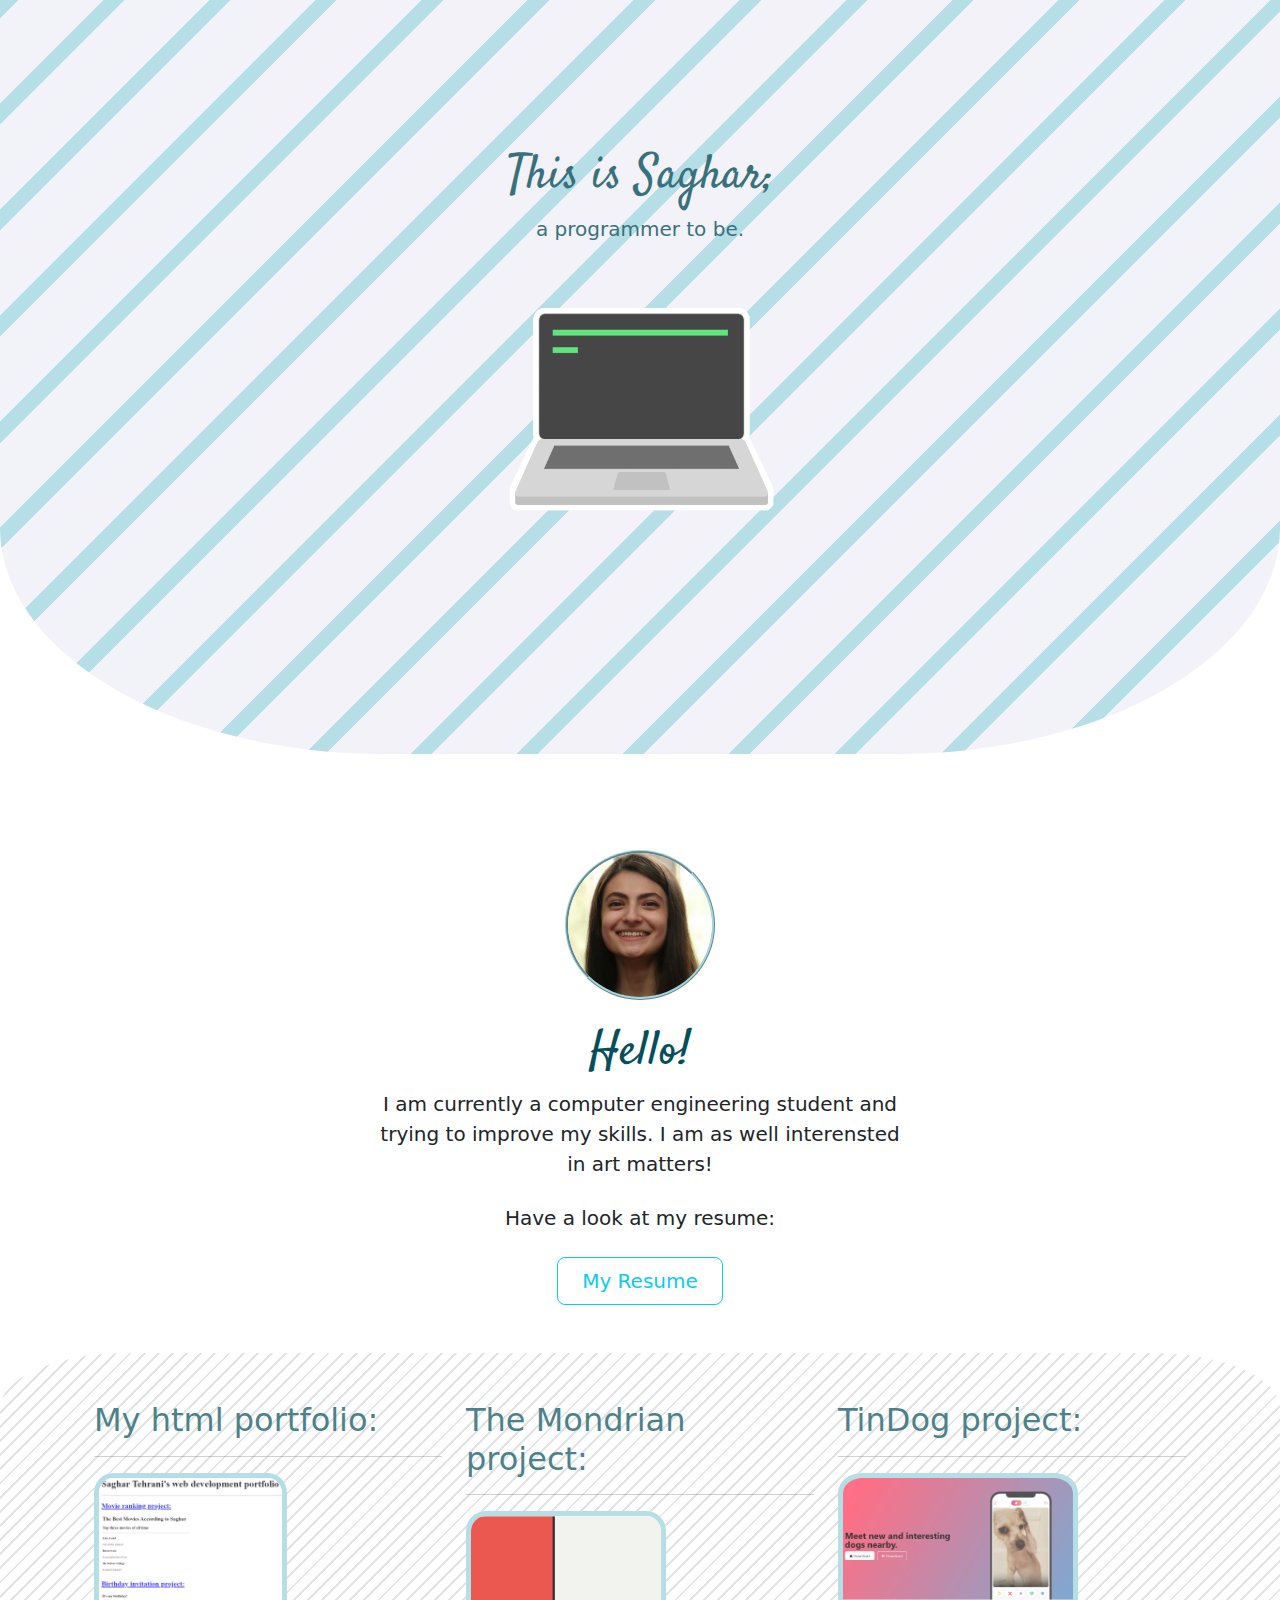
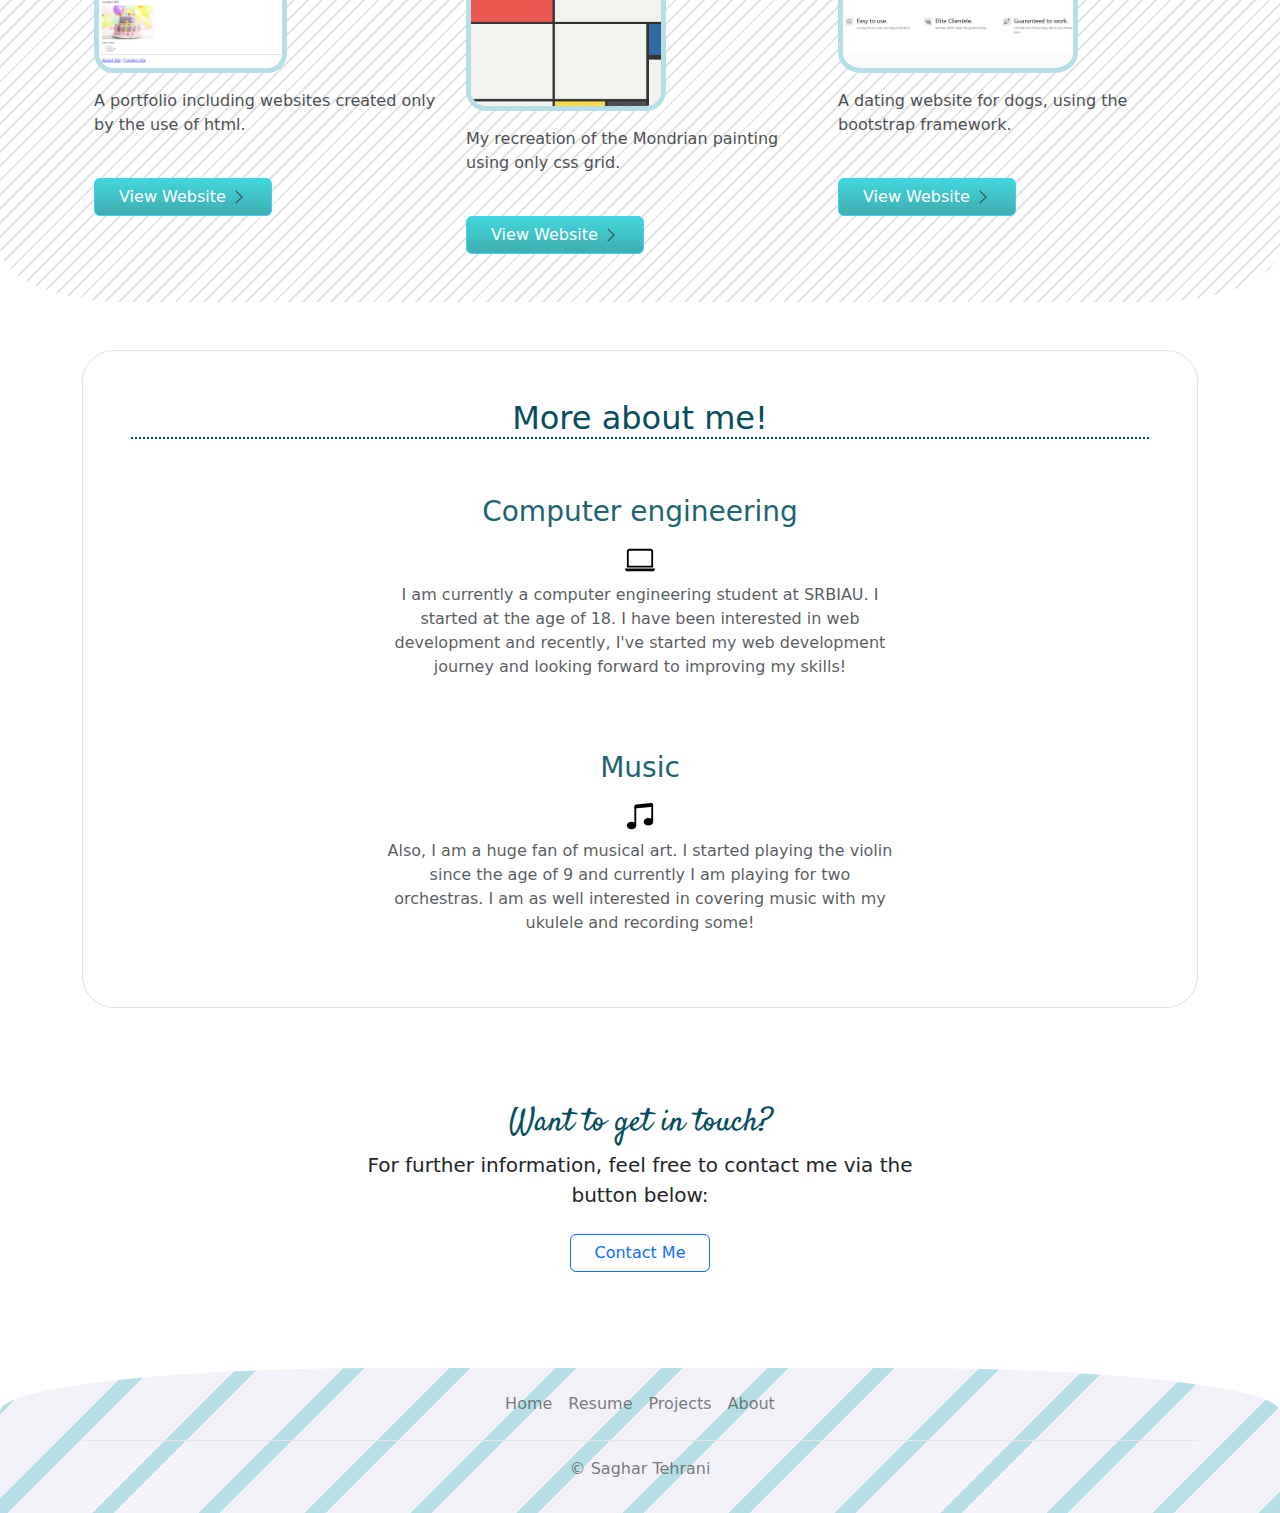
<file: index.html>
<!DOCTYPE html>
<html lang="en">
<head>
    <meta charset="UTF-8">
    <meta name="viewport" content="width=device-width, initial-scale=1.0">
    <title>Saghar Tehrani</title>
    <link href="https://cdn.jsdelivr.net/npm/bootstrap@5.3.3/dist/css/bootstrap.min.css" rel="stylesheet" integrity="sha384-QWTKZyjpPEjISv5WaRU9OFeRpok6YctnYmDr5pNlyT2bRjXh0JMhjY6hW+ALEwIH" crossorigin="anonymous">
    <link href="./style.css" rel="stylesheet"/>
    <link rel="preconnect" href="https://fonts.googleapis.com">
    <link rel="preconnect" href="https://fonts.gstatic.com" crossorigin>
    <link href="https://fonts.googleapis.com/css2?family=Satisfy&display=swap" rel="stylesheet">
</head>
<body>
    <section id="intro" class="textured-background">
        <div class="px-4 py-5 mb-5 text-center">
            <!--<img class="d-block mx-auto mb-4" src="./images/image.png" alt="a picture of Saghar" height="100">-->
            <h1 class="display-5 satisfy-regular">This is Saghar;</h1>
            <div class="col-lg-6 mx-auto">
              <p class="lead mb-4" style="color: #054e5d;">a programmer to be.</p>
              <!--<div class="d-grid gap-2 d-sm-flex justify-content-sm-center">
                <button type="button" class="btn btn-primary btn-lg px-4 gap-3">Primary button</button>
                <button type="button" class="btn btn-outline-secondary btn-lg px-4">Secondary</button>
              </div>-->
            </div>
            <img src="./images/giphy.gif" alt="laptop gif" height="290px"/>
          </div>
    </section>
    <section id="brief-background" class="container">
        <div class="px-4 pt-5 my-5 text-center">
            <img class="d-block mx-auto mb-4" src="./images/image.png" alt="a picture of Saghar" height="150">
            <h2 class="display-5 satisfy-regular" >Hello!</h2>
            <div class="col-lg-6 mx-auto">
              <p class="lead mb-4">I am currently a computer engineering student and trying to improve my skills. I am as well interensted in art matters!</p>
              <p class="lead mb-4">Have a look at my resume:</p>
              <a href="./public/resume.html"><button type="button" class="btn btn-outline-info btn-lg px-4 gap-3">My Resume</button></a>
              
            </div>
          </div>
    </section>
    <section id="projects" class="feature-back">
        <div class="container px-4 py-4 " id="featured-3">
            <div class="row g-4 py-4 row-cols-1 row-cols-lg-3">
              <div class="feature col">
                <h3 class="fs-2">My html portfolio:</h3> <hr/>
                <div class="feature-icon d-inline-flex align-items-center justify-content-center bg-gradient fs-2 mb-3">
                  <img class="screenshot" src="./images/html-portfolio.png" alt="html portfolio website screenshot" height="200"/>
                </div>
                <p>A portfolio including websites created only by the use of html.</p>
                <a href="./public/htmlportfolio.html"><button type="button" class="btn btn-info px-4 gap-3">View Website  <img  src="./images/chevron-right.svg" alt="chevron right icon"/></button></a>
              </div>
              <div class="feature col">
                <h3 class="fs-2">The Mondrian project: </h3><hr/>
                <div class="feature-icon d-inline-flex align-items-center justify-content-center bg-gradient fs-2 mb-3">
                  <img class="screenshot" src="./images/mondarian-recreation.png" alt="MOndarian project screenshot" height="200"/>
                </div>
                <p>My recreation of the Mondrian painting using only css grid.</p>
                <a href="./public/mondrian.html"><button type="button" class="btn btn-info px-4 gap-3">View Website  <img src="./images/chevron-right.svg" alt="chevron right icon"/></button></a>
              </div>
              <div class="feature col">
                <h3 class="fs-2 ">TinDog project: </h3><hr />
                <div class="feature-icon d-inline-flex align-items-center justify-content-center bg-gradient fs-2 mb-3">
                  <img class="screenshot" src="./images/tindog.png" alt="Tindog website screenshot" height="200"/>
                </div>
                <p>A dating website for dogs, using the bootstrap framework.

                </p>
                <!--<a href="/11.3-TinDog-Project[UdemyIran.Com]/11.3 TinDog Project/index.html" class="icon-link">
                    View website
                  <svg class="bi"><use xlink:href="#chevron-right"></use></svg>-->
                  <a href="./public/tindog.html"><button type="button" class="btn btn-info px-4  gap-3">View Website  <img src="./images/chevron-right.svg" alt="chevron right icon"/></button></a>
                </a>
              </div>
            </div>
          </div>
    </section>
    <section id="about-me">
        <div class="container my-5">
            <div class="position-relative p-5 text-center text-muted bg-body border border-dashed rounded-5">
              <h2 style="color:#054e5d; border-bottom: dotted #054e5d 2px;">More about me!</h2><br/><br/>
              <h3>Computer engineering</h3><img src="./images/laptop.svg" alt="laptop icon" class="my-2" height="30"/>
              <p class="col-lg-6 mx-auto mb-4">
                I am currently a computer engineering student at SRBIAU. I started at the age of 18. I have been interested in web development and recently, I've started my web development journey and looking forward to improving my skills!
              </p>
              <br/>
              <br/>
              <h3>Music</h3><img src="./images/music-note-beamed.svg" alt="music note" class="my-2" height="30"/>
                <p class="col-lg-6 mx-auto mb-4">
                    Also, I am a huge fan of musical art. I started playing the violin since the age of 9 and currently I am playing for two orchestras. I am as well interested in covering music with my ukulele and recording some!
                </p>
            </div>
          </div>
    </section>
    <section id="contact-me">
        <div class="px-4 py-5 my-5 text-center">
            <h2 class="satisfy-regular">Want to get in touch?</h2>
            <div class="col-lg-6 mx-auto">
              <p class="lead mb-4">For further information, feel free to contact me via the button below:</p>
              <div class="d-grid gap-2 d-sm-flex justify-content-sm-center">
                <a href="mailto:sagharztehrani@gmail.com"><button type="button" class="btn btn-outline-primary px-4">Contact Me</button></a>
              </div>
            </div>
          </div>
    </section>
    <section id="footer" class="textured-background">
        <div class="container">
            <footer class="py-3 mt-4">
              <ul class="nav justify-content-center border-bottom pb-3 mb-3">
                <li class="nav-item"><a href="#" class="nav-link px-2 text-body-secondary">Home</a></li>
                <li class="nav-item"><a href="#brief-background" class="nav-link px-2 text-body-secondary">Resume</a></li>
                <li class="nav-item"><a href="#projects" class="nav-link px-2 text-body-secondary">Projects</a></li>
                <li class="nav-item"><a href="#about-me" class="nav-link px-2 text-body-secondary">About</a></li>
              </ul>
              <p class="text-center text-body-secondary">© Saghar Tehrani</p>
            </footer>
          </div>
    </section>
</body>
</html>
</file>
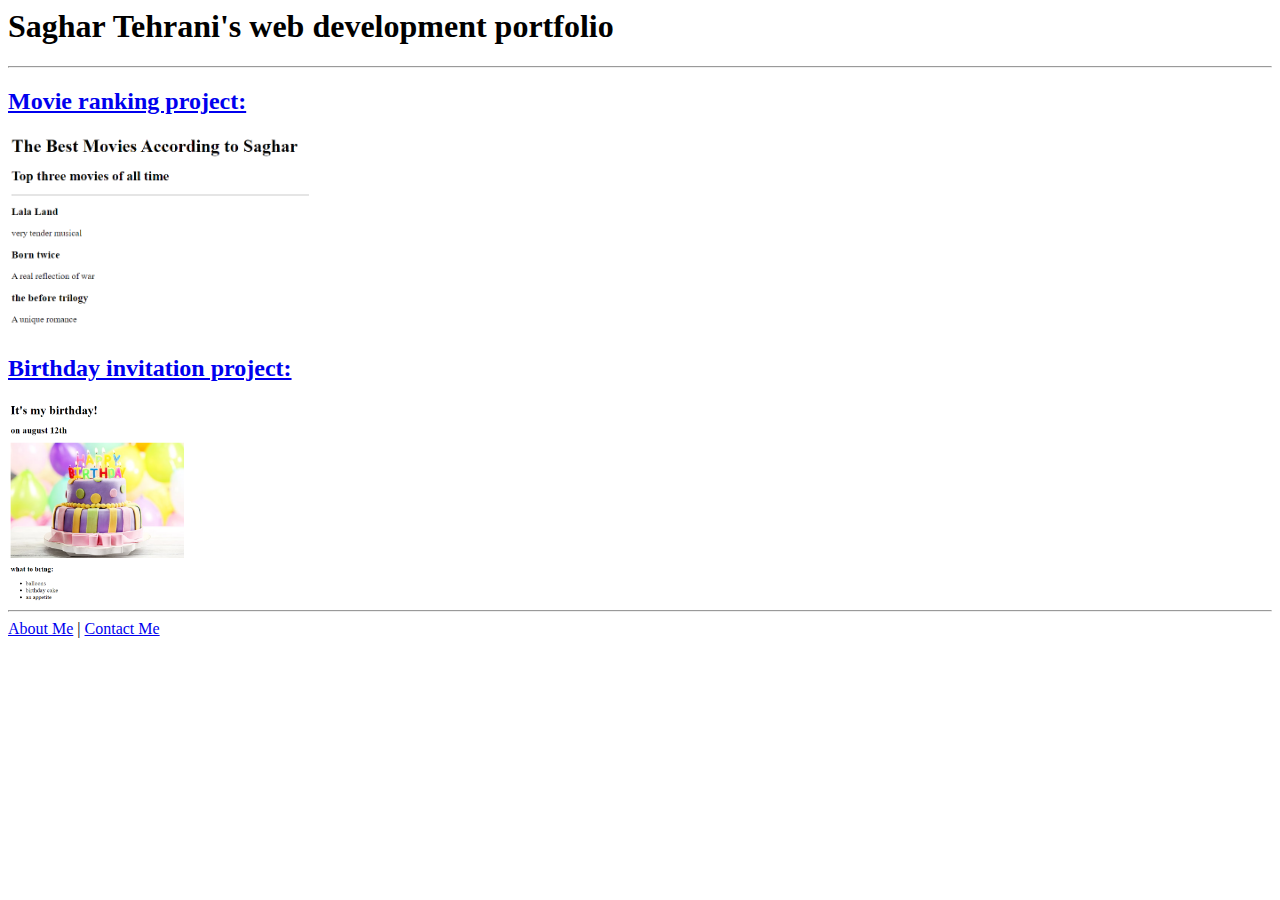
<file: public/htmlportfolio.html>
<!-- TODO 1: Create the HTML Boilerplate -->
 <!DOCTYPE>
 <html lang="en">
    <head>
        <meta charset="UTF-8">
        <title>Saghar's Portfolio</title>
    </head>

    <body>
        <h1>Saghar Tehrani's web development portfolio</h1>
        <hr/>
        <h2><a href="./publichtml/movie-ranking.html">Movie ranking project:</a></h2>
        <img src="./assets/images/film-ranking.png" height="200" alt="movie ranking project preview"/>
        <h2><a href="./publichtml/birthday-invite.html">Birthday invitation project:</a></h2>
        <img src="./assets/images/birthday-invitation.png" height="200" alt="birthday invite project preview"/>
        <hr/>
        <a href="./publichtml/about.html">About Me</a> 
        |
        <a href="./publichtml/contact.html">Contact Me</a>
    </body>
 </html>

<!-- TODO 2: Add Your previous projects' HTML into the public folder -->

<!-- TODO 3: Take screenshots of your project previews and add the images to the images folder -->

<!-- TODO 4: Add titles/subtitles etc. -->

<!-- TODO 5: Add a link to the project pages -->

<!-- TODO 6: Add images to show the project previews
HINT for TODO 6: You can use the height attribute set to 200 to make the image smaller:
https://developer.mozilla.org/en-US/docs/Web/HTML/Element/img#attr-height -->

<!-- TODO 7: Add the Contact Me and About Me page links -->
</file>
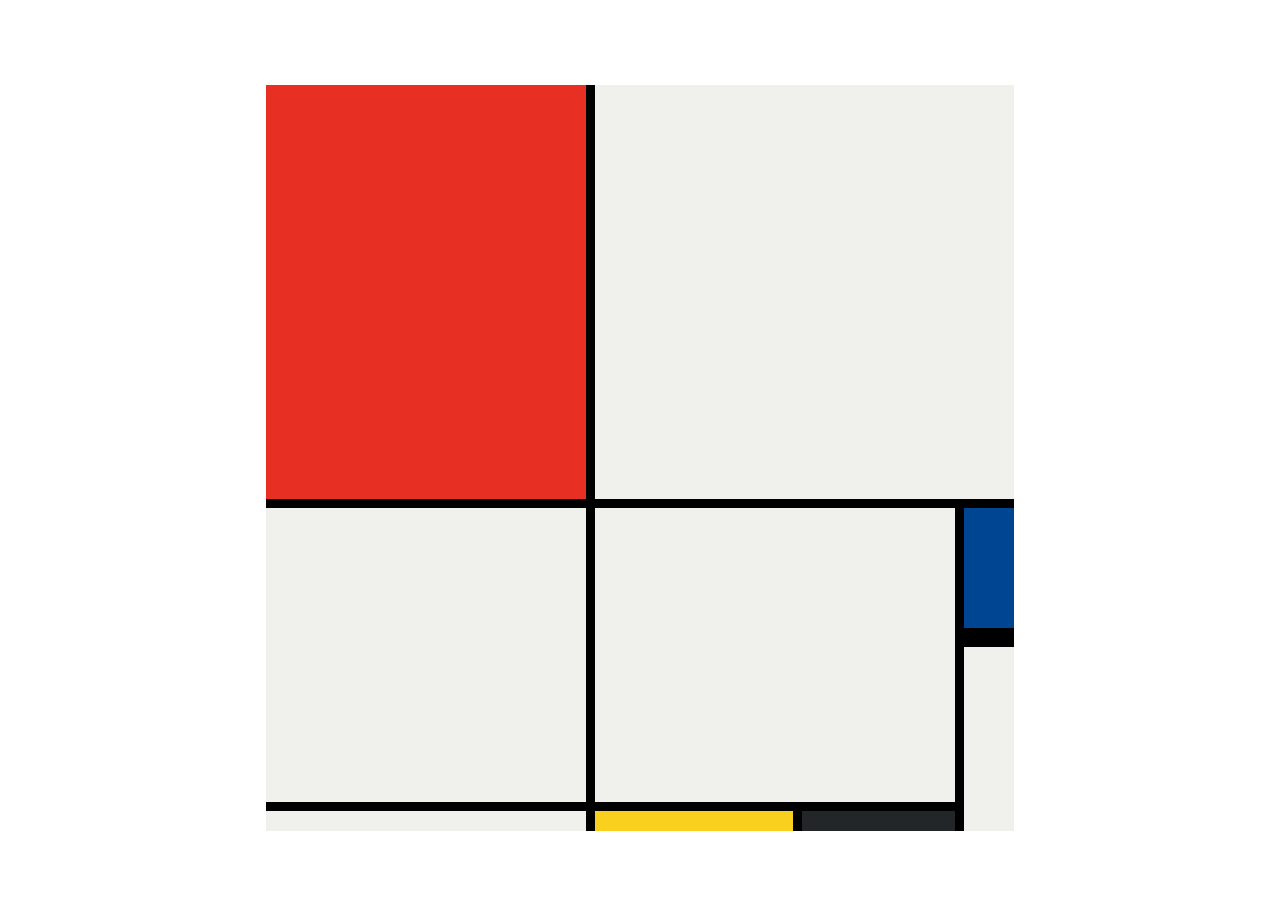
<file: public/mondrian.html>
<!DOCTYPE html>
<html lang="en">

<head>
  <meta charset="UTF-8">
  <meta name="viewport" content="width=device-width, initial-scale=1.0">
  <title>Mondrian Project</title>
  <style>
    /* 
    Write your CSS here 
    Gap Colour: #000
    White: #F0F1EC
    Red: #E72F24
    Black: #232629
    Blue: #004592
    Yellow: #F9D01E

    For dimensions, see dimensions.png image.
    HINT: Remember you can't change the properties of grid lines.
    But grid lines are transparent!
    */
    .flex-container{
      display: flex;
      height: 100vh;
      justify-content: center;
      align-items: center;
    }
    .grid-container{
      background-color: black;
      width: fit-content;
      display: grid;
      gap: 9px;
      grid-template: 414px 130px 155px 20px / 320px 198px 153px 50px;
    }
    
    .red{
      background-color: #E72F24;
      grid-area: 1 / 1 / 2 / 2;
    }
    .blue{
      background-color: #004592;
      grid-area: 2/4/3/5;
      border-bottom: solid black 10px;
    }
    .yellow{
      background-color: #F9D01E;
      grid-area: 4/2/5/3;
    }
    .black{
      background-color: #232629 ;
      grid-area: 4/3/5/4;
    }
    .white1{
      background-color: #F0F1EC;
      grid-area: 1/2/2/5;
    }
    .white2{
      background-color: #F0F1EC;
      grid-area: 2/1/4/2;
    }
    .white3{
      background-color: #F0F1EC;
      grid-area: 2/2/4/4;
    }
    .white4{
      background-color: #F0F1EC;
      grid-area: 4/1/5/2;
    }
    .white5{
      background-color: #F0F1EC;
      grid-area: 3/4/5/5;
    }
  </style>
</head>

<body>
  <!-- Write your HTML here -->
   <div class="flex-container">
    <div class="grid-container">
      <div class="red"></div>
      <div class="blue"></div>
      <div class="yellow"></div>
      <div class="black"></div>
      <div class="white1"></div>
      <div class="white2"></div>
      <div class="white3"></div>
      <div class="white4"></div>
      <div class="white5"></div>
    </div>
   </div>
   
</body>

</html>
</file>
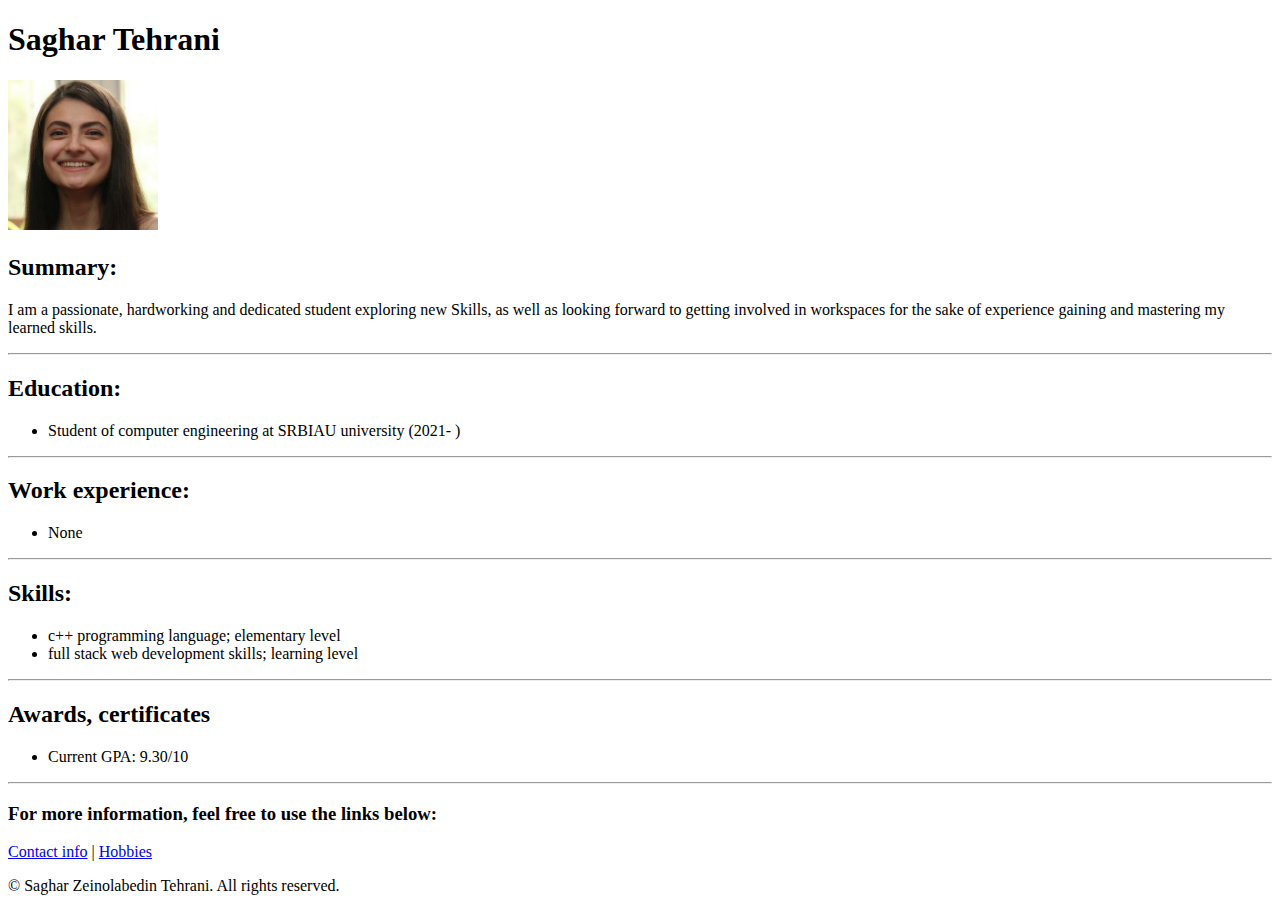
<file: public/resume.html>
<!DOCTYPE html>
<html lang="en">
<head>
    <meta charset="UTF-8">
    <meta name="viewport" content="width=device-width, initial-scale=1.0">
    <title>My resume</title>
</head>
<body>
    <h1>Saghar Tehrani</h1>
    <img src="./image.png" alt="a picture of saghar" height="150"/>
    
    <h2>Summary:</h2>
    <p>I am a passionate, hardworking and dedicated student exploring new Skills, as well as
       looking forward to getting involved in workspaces for the sake of experience gaining and mastering my 
       learned skills.
       </p>
    <hr />
    <h2>Education:</h2>
    <ul>
        <li>Student of computer engineering at SRBIAU university (2021- )</li>
    </ul>
    <hr/>
    <h2>Work experience:</h2>
    <ul>
        <li>None</li>
    </ul>
    <hr/>
    <h2>Skills:</h2>
    <ul>
        <li>c++ programming language; elementary level</li>
        <li>full stack web development skills; learning level</li>
    </ul>
    <hr/>
    <h2>Awards, certificates</h2> 
    <ul>
        <li>Current GPA: 9.30/10</li>
    </ul>
    <hr/>
    <p>
        <h3>For more information, feel free to use the links below: </h3>
        <a href="./public/contact.html">Contact info</a>
        |
        <a href="./public/hobbies.html">Hobbies</a>
    </p>
    <footer>© Saghar Zeinolabedin Tehrani. All rights reserved.</footer>
    
    
</body>
</html>
</file>
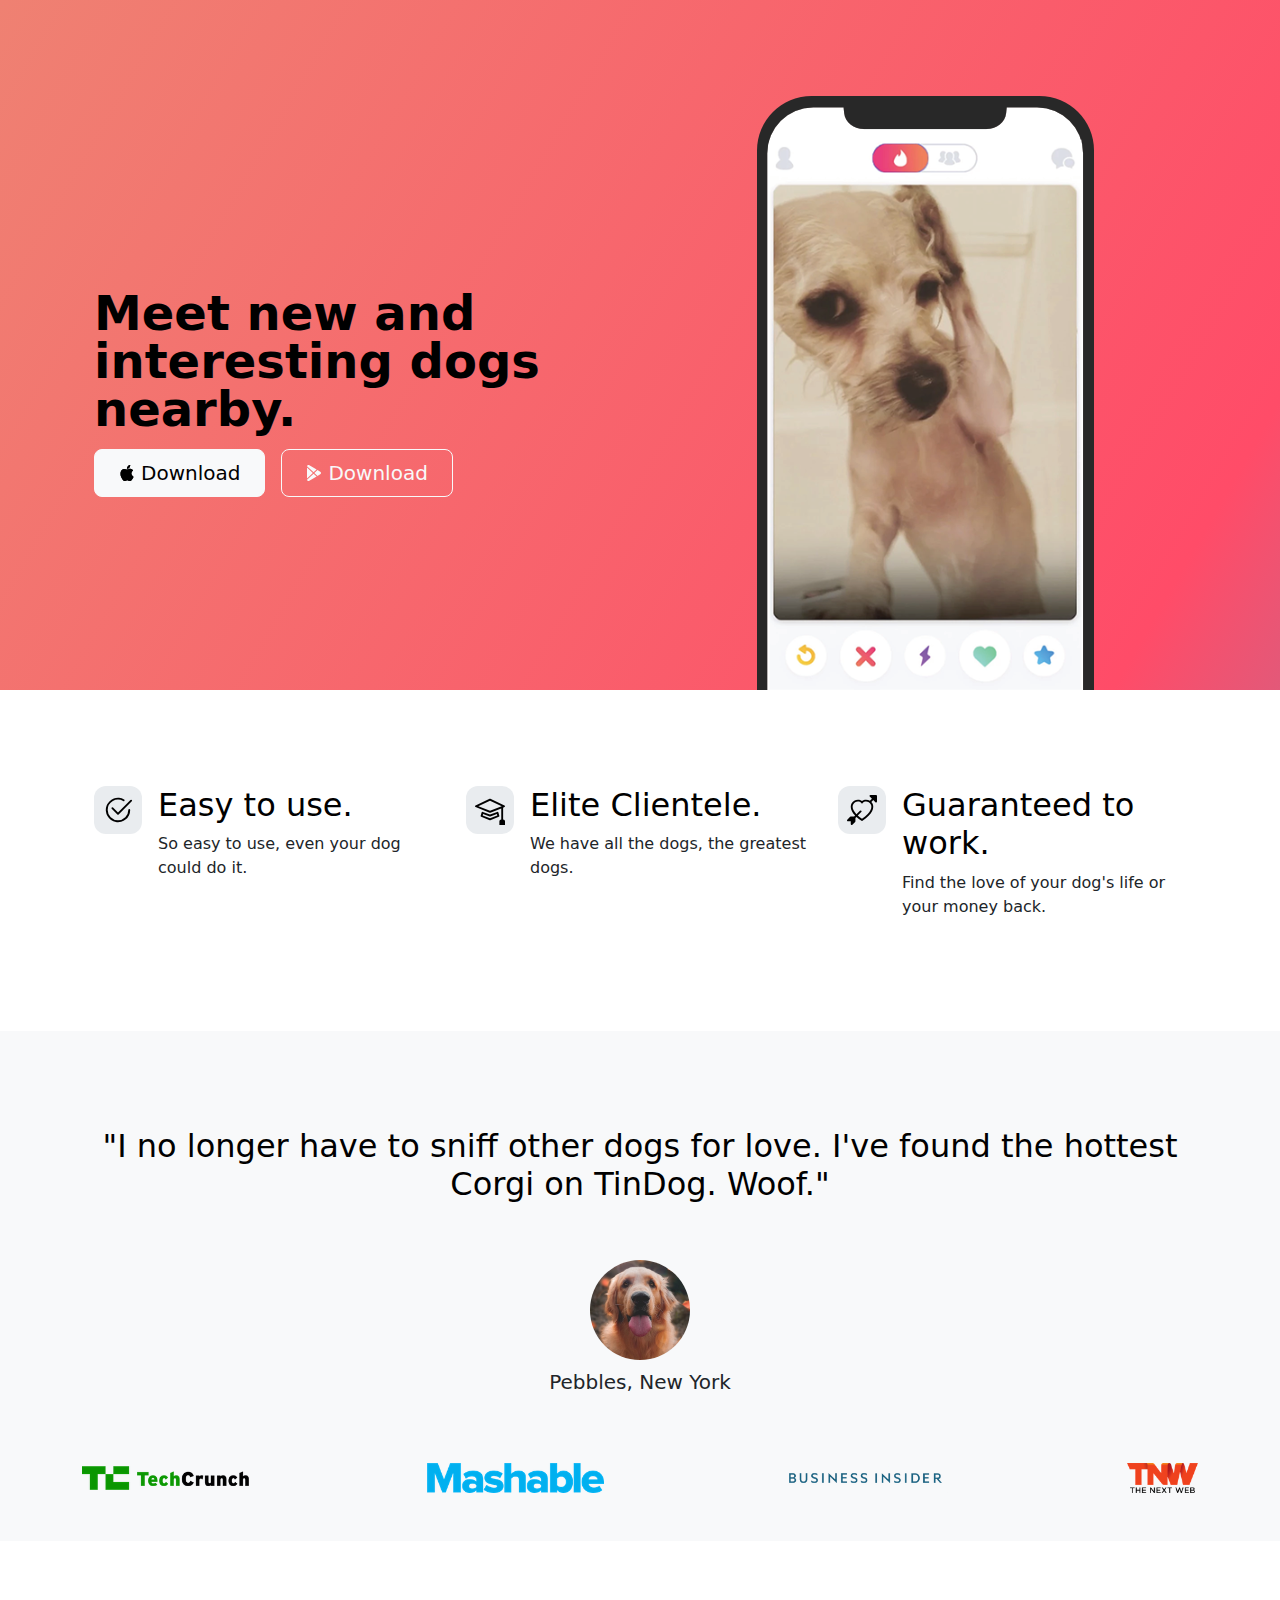
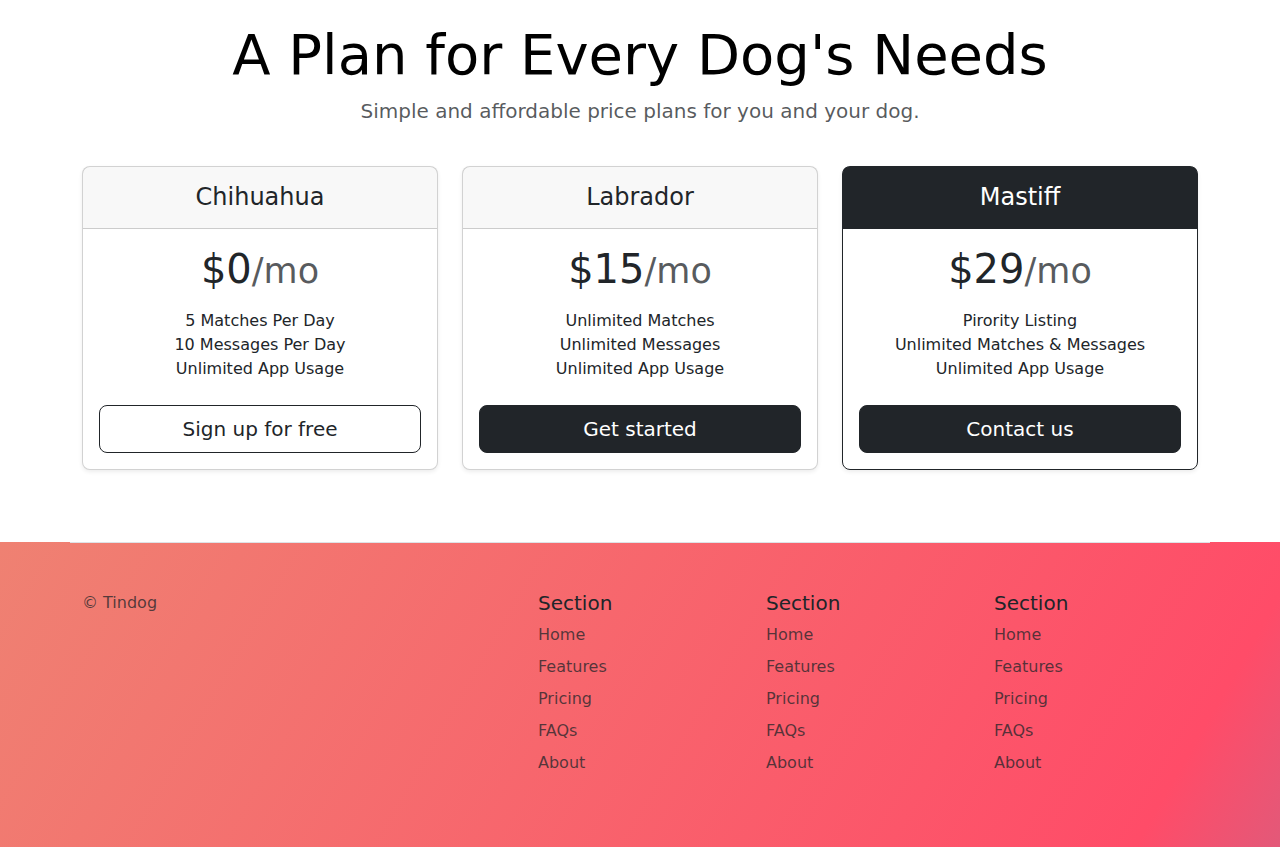
<file: public/tindog.html>
<!DOCTYPE html>
<html lang="en">

<head>
  <meta charset="UTF-8">
  <meta name="viewport" content="width=device-width, initial-scale=1.0">
  <title>TinDog</title>
  <link href="https://cdn.jsdelivr.net/npm/bootstrap@5.3.3/dist/css/bootstrap.min.css" rel="stylesheet" integrity="sha384-QWTKZyjpPEjISv5WaRU9OFeRpok6YctnYmDr5pNlyT2bRjXh0JMhjY6hW+ALEwIH" crossorigin="anonymous">
  <link rel="stylesheet" href="./css/stylee.css"/>
</head>

<body>

  <!-- Title -->
  <div class=".container">
    <section id="title" class="gradient-background">
    <div class="container col-xxl-8 px-4 pt-5">
      <div class="row flex-lg-row-reverse align-items-center g-5 pt-5">
        <div class="col-10 col-sm-8 col-lg-6">
          <img src="./images/iphone.png" class="d-block mx-lg-auto img-fluid" alt="iphone image" height="200" loading="lazy">
        </div>
        <div class="col-lg-6">
          <h1 class="display-5 fw-bold text-body-emphasis lh-1 mb-3">Meet new and interesting dogs nearby.</h1>
          <!--<p class="lead">Quickly design and customize responsive mobile-first sites with Bootstrap, the world’s most popular front-end open source toolkit, featuring Sass variables and mixins, responsive grid system, extensive prebuilt components, and powerful JavaScript plugins.</p> -->
          <div class="d-grid gap-2 d-md-flex justify-content-md-start">
            <button type="button" class="btn btn-light btn-lg px-4 me-md-2">
              <svg xmlns="http://www.w3.org/2000/svg" width="16" height="16" fill="currentColor"
              class="bi bi-apple mb-1" viewBox="0 0 16 16">
                <path
                d="M11.182.008C11.148-.03 9.923.023 8.857 1.18c-1.066 1.156-.902 2.482-.878 2.516.024.034 1.52.087 2.475-1.258.955-1.345.762-2.391.728-2.43Zm3.314 11.733c-.048-.096-2.325-1.234-2.113-3.422.212-2.189 1.675-2.789 1.698-2.854.023-.065-.597-.79-1.254-1.157a3.692 3.692 0 0 0-1.563-.434c-.108-.003-.483-.095-1.254.116-.508.139-1.653.589-1.968.607-.316.018-1.256-.522-2.267-.665-.647-.125-1.333.131-1.824.328-.49.196-1.422.754-2.074 2.237-.652 1.482-.311 3.83-.067 4.56.244.729.625 1.924 1.273 2.796.576.984 1.34 1.667 1.659 1.899.319.232 1.219.386 1.843.067.502-.308 1.408-.485 1.766-.472.357.013 1.061.154 1.782.539.571.197 1.111.115 1.652-.105.541-.221 1.324-1.059 2.238-2.758.347-.79.505-1.217.473-1.282Z" />
                <path
                d="M11.182.008C11.148-.03 9.923.023 8.857 1.18c-1.066 1.156-.902 2.482-.878 2.516.024.034 1.52.087 2.475-1.258.955-1.345.762-2.391.728-2.43Zm3.314 11.733c-.048-.096-2.325-1.234-2.113-3.422.212-2.189 1.675-2.789 1.698-2.854.023-.065-.597-.79-1.254-1.157a3.692 3.692 0 0 0-1.563-.434c-.108-.003-.483-.095-1.254.116-.508.139-1.653.589-1.968.607-.316.018-1.256-.522-2.267-.665-.647-.125-1.333.131-1.824.328-.49.196-1.422.754-2.074 2.237-.652 1.482-.311 3.83-.067 4.56.244.729.625 1.924 1.273 2.796.576.984 1.34 1.667 1.659 1.899.319.232 1.219.386 1.843.067.502-.308 1.408-.485 1.766-.472.357.013 1.061.154 1.782.539.571.197 1.111.115 1.652-.105.541-.221 1.324-1.059 2.238-2.758.347-.79.505-1.217.473-1.282Z" />
                </svg>Download</button>
            <button type="button" class="btn btn-outline-light btn-lg px-4"><svg xmlns="http://www.w3.org/2000/svg" width="16" height="16" fill="currentColor"
              class="bi bi-google-play mb-1" viewBox="0 0 16 16">
                <path
                d="M14.222 9.374c1.037-.61 1.037-2.137 0-2.748L11.528 5.04 8.32 8l3.207 2.96 2.694-1.586Zm-3.595 2.116L7.583 8.68 1.03 14.73c.201 1.029 1.36 1.61 2.303 1.055l7.294-4.295ZM1 13.396V2.603L6.846 8 1 13.396ZM1.03 1.27l6.553 6.05 3.044-2.81L3.333.215C2.39-.341 1.231.24 1.03 1.27Z" />
              </svg>Download</button>
          </div>
        </div>
      </div>
    </div>

  </section>
  <!-- Features -->
  <section id="features">
    <div class="container px-4 pt-5" id="hanging-icons">
      <div class="row g-4 py-5 row-cols-1 row-cols-lg-3">
        <div class="col d-flex align-items-start">
          <div class="icon-square text-body-emphasis bg-body-secondary d-inline-flex align-items-center justify-content-center fs-4 flex-shrink-0 me-3">
            <svg xmlns="http://www.w3.org/2000/svg" height="30" fill="currentColor" class="bi bi-check2-circle"
              viewBox="0 0 16 16">
              <path
                d="M2.5 8a5.5 5.5 0 0 1 8.25-4.764.5.5 0 0 0 .5-.866A6.5 6.5 0 1 0 14.5 8a.5.5 0 0 0-1 0 5.5 5.5 0 1 1-11 0z" />
              <path
                d="M15.354 3.354a.5.5 0 0 0-.708-.708L8 9.293 5.354 6.646a.5.5 0 1 0-.708.708l3 3a.5.5 0 0 0 .708 0l7-7z" />
            </svg>
          </div>
          <div>
            <h3 class="fs-2 text-body-emphasis">Easy to use.</h3>
            <p>So easy to use, even your dog could do it.</p>
          </div>
        </div>
        <div class="col d-flex align-items-start">
          <div class="icon-square text-body-emphasis bg-body-secondary d-inline-flex align-items-center justify-content-center fs-4 flex-shrink-0 me-3">
            <svg xmlns="http://www.w3.org/2000/svg" height="30" fill="currentColor" class="bi bi-mortarboard" viewBox="0 0 16 16">
              <path d="M8.211 2.047a.5.5 0 0 0-.422 0l-7.5 3.5a.5.5 0 0 0 .025.917l7.5 3a.5.5 0 0 0 .372 0L14 7.14V13a1 1 0 0 0-1 1v2h3v-2a1 1 0 0 0-1-1V6.739l.686-.275a.5.5 0 0 0 .025-.917l-7.5-3.5ZM8 8.46 1.758 5.965 8 3.052l6.242 2.913L8 8.46Z"/>
              <path d="M4.176 9.032a.5.5 0 0 0-.656.327l-.5 1.7a.5.5 0 0 0 .294.605l4.5 1.8a.5.5 0 0 0 .372 0l4.5-1.8a.5.5 0 0 0 .294-.605l-.5-1.7a.5.5 0 0 0-.656-.327L8 10.466 4.176 9.032Zm-.068 1.873.22-.748 3.496 1.311a.5.5 0 0 0 .352 0l3.496-1.311.22.748L8 12.46l-3.892-1.556Z"/>
              </svg>
          </div>
          <div>
            <h3 class="fs-2 text-body-emphasis">Elite Clientele.</h3>
            <p>We have all the dogs, the greatest dogs.</p>
          </div>
        </div>
        <div class="col d-flex align-items-start">
          <div class="icon-square text-body-emphasis bg-body-secondary d-inline-flex align-items-center justify-content-center fs-4 flex-shrink-0 me-3">
            <svg xmlns="http://www.w3.org/2000/svg" height="30" fill="currentColor" class="bi bi-arrow-through-heart"
              viewBox="0 0 16 16">
              <path fill-rule="evenodd"
                d="M2.854 15.854A.5.5 0 0 1 2 15.5V14H.5a.5.5 0 0 1-.354-.854l1.5-1.5A.5.5 0 0 1 2 11.5h1.793l.53-.53c-.771-.802-1.328-1.58-1.704-2.32-.798-1.575-.775-2.996-.213-4.092C3.426 2.565 6.18 1.809 8 3.233c1.25-.98 2.944-.928 4.212-.152L13.292 2 12.147.854A.5.5 0 0 1 12.5 0h3a.5.5 0 0 1 .5.5v3a.5.5 0 0 1-.854.354L14 2.707l-1.006 1.006c.236.248.44.531.6.845.562 1.096.585 2.517-.213 4.092-.793 1.563-2.395 3.288-5.105 5.08L8 13.912l-.276-.182a21.86 21.86 0 0 1-2.685-2.062l-.539.54V14a.5.5 0 0 1-.146.354l-1.5 1.5Zm2.893-4.894A20.419 20.419 0 0 0 8 12.71c2.456-1.666 3.827-3.207 4.489-4.512.679-1.34.607-2.42.215-3.185-.817-1.595-3.087-2.054-4.346-.761L8 4.62l-.358-.368c-1.259-1.293-3.53-.834-4.346.761-.392.766-.464 1.845.215 3.185.323.636.815 1.33 1.519 2.065l1.866-1.867a.5.5 0 1 1 .708.708L5.747 10.96Z" />
            </svg>
          </div>
          <div>
            <h3 class="fs-2 text-body-emphasis">Guaranteed to work.</h3>
            <p>Find the love of your dog's life or your money back.</p>
          </div>
        </div>
      </div>
    </div>

  </section>
  <!-- Testimonial -->
  <section id="testimonial">
    <div class="my-5">
      <div class="pt-5 text-center bg-body-tertiary">
        <div class="container py-5">
          <h2 class="text-body-emphasis">"I no longer have to sniff other dogs for love. I've found the hottest Corgi on TinDog. Woof."</h2><br/><br/>
          <img src="./images/dog-img.jpg" height="100" alt="dog" class="profile-img"/>
          <br/>
          <p class="col-lg-8 mx-auto lead">
            Pebbles, New York
          </p>
          <div class="flex-container">
            <img src="./images/techcrunch.png" alt="brand"/>
            <img src="./images/mashable.png" alt="m-brand"/>
            <img src="./images/bizinsider.png" alt="b-brand"/>
            <img src="./images/tnw.png" alt="tnw brand"/>
          </div>
        </div>
      </div>
    </div>

  </section>
  <!-- Pricing -->
  <section id="pricing">
    <div class="container py-3">
      <header>
        <div class="pricing-header p-3 pb-md-4 mx-auto text-center">
          <h1 class="display-4 fw-normal text-body-emphasis">A Plan for Every Dog's Needs</h1>
          <p class="fs-5 text-body-secondary">Simple and affordable price plans for you and your dog.</p>
        </div>
      </header>
    
      <main>
        <div class="row row-cols-1 row-cols-md-3 mb-3 text-center">
          <div class="col">
            <div class="card mb-4 rounded-3 shadow-sm">
              <div class="card-header py-3">
                <h4 class="my-0 fw-normal">Chihuahua</h4>
              </div>
              <div class="card-body">
                <h1 class="card-title pricing-card-title">$0<small class="text-body-secondary fw-light">/mo</small></h1>
                <ul class="list-unstyled mt-3 mb-4">
                  <li>5 Matches Per Day</li>
                  <li>10 Messages Per Day</li>
                  <li>Unlimited App Usage</li>
                </ul>
                <button type="button" class="w-100 btn btn-lg btn-outline-dark">Sign up for free</button>
              </div>
            </div>
          </div>
          <div class="col">
            <div class="card mb-4 rounded-3 shadow-sm">
              <div class="card-header py-3">
                <h4 class="my-0 fw-normal">Labrador</h4>
              </div>
              <div class="card-body">
                <h1 class="card-title pricing-card-title">$15<small class="text-body-secondary fw-light">/mo</small></h1>
                <ul class="list-unstyled mt-3 mb-4">
                  <li>Unlimited Matches</li>
                  <li>Unlimited Messages</li>
                  <li>Unlimited App Usage</li>
                </ul>
                <button type="button" class="w-100 btn btn-lg btn-dark">Get started</button>
              </div>
            </div>
          </div>
          <div class="col">
            <div class="card mb-4 rounded-3 shadow-sm border-dark">
              <div class="card-header py-3 text-bg-dark border-dark">
                <h4 class="my-0 fw-normal">Mastiff</h4>
              </div>
              <div class="card-body">
                <h1 class="card-title pricing-card-title">$29<small class="text-body-secondary fw-light">/mo</small></h1>
                <ul class="list-unstyled mt-3 mb-4">
                  <li>Pirority Listing</li>
                  <li>Unlimited Matches & Messages</li>
                  <li>Unlimited App Usage</li>
                </ul>
                <button type="button" class="w-100 btn btn-lg btn-dark">Contact us</button>
              </div>
            </div>
          </div>
        </div>
  
      </main>
    </div>

  </section>
  <!-- Footer -->
  <section id="footer" class="gradient-background">
    <div class="container">
      <footer class="row row-cols-1 row-cols-sm-2 row-cols-md-5 py-5 mt-3 border-top">
        <div class="col mb-3">
          <p class="text-body-secondary">© Tindog</p>
        </div>
    
        <div class="col mb-3">
    
        </div>
    
        <div class="col mb-3">
          <h5>Section</h5>
          <ul class="nav flex-column">
            <li class="nav-item mb-2"><a href="#" class="nav-link p-0 text-body-secondary">Home</a></li>
            <li class="nav-item mb-2"><a href="#" class="nav-link p-0 text-body-secondary">Features</a></li>
            <li class="nav-item mb-2"><a href="#" class="nav-link p-0 text-body-secondary">Pricing</a></li>
            <li class="nav-item mb-2"><a href="#" class="nav-link p-0 text-body-secondary">FAQs</a></li>
            <li class="nav-item mb-2"><a href="#" class="nav-link p-0 text-body-secondary">About</a></li>
          </ul>
        </div>
    
        <div class="col mb-3">
          <h5>Section</h5>
          <ul class="nav flex-column">
            <li class="nav-item mb-2"><a href="#" class="nav-link p-0 text-body-secondary">Home</a></li>
            <li class="nav-item mb-2"><a href="#" class="nav-link p-0 text-body-secondary">Features</a></li>
            <li class="nav-item mb-2"><a href="#" class="nav-link p-0 text-body-secondary">Pricing</a></li>
            <li class="nav-item mb-2"><a href="#" class="nav-link p-0 text-body-secondary">FAQs</a></li>
            <li class="nav-item mb-2"><a href="#" class="nav-link p-0 text-body-secondary">About</a></li>
          </ul>
        </div>
    
        <div class="col mb-3">
          <h5>Section</h5>
          <ul class="nav flex-column">
            <li class="nav-item mb-2"><a href="#" class="nav-link p-0 text-body-secondary">Home</a></li>
            <li class="nav-item mb-2"><a href="#" class="nav-link p-0 text-body-secondary">Features</a></li>
            <li class="nav-item mb-2"><a href="#" class="nav-link p-0 text-body-secondary">Pricing</a></li>
            <li class="nav-item mb-2"><a href="#" class="nav-link p-0 text-body-secondary">FAQs</a></li>
            <li class="nav-item mb-2"><a href="#" class="nav-link p-0 text-body-secondary">About</a></li>
          </ul>
        </div>
      </footer>
    </div>

  </section>
</div>
  
</body>

</html>
</file>
<file: style.css>
.satisfy-regular {
    font-family: "Satisfy", cursive;
    font-weight: 100;
    font-style: normal;
    color: #054e5d;
  }

.textured-background {
    background-color: #e5e5f7;
    opacity: 0.8;
    background: repeating-linear-gradient( -45deg, #a3d7e2, #a3d7e2 15px, #efeff7 15px, #efeff7 75px );
    
}

.feature-back{
    background-color: white;
    opacity: 0.8;
    background: repeating-linear-gradient( -45deg, #dddedf, #dddedf 2px, white 2px, white 10px );
    border-radius: 10%;
}

#intro{
    border-bottom-left-radius: 30%;
    border-bottom-right-radius: 30%;
    padding-bottom: 100px;
    padding-top: 100px;
    margin-top: 0px;
}

#brief-background img{
    border-radius: 50%;
    border: ridge #a3d7e2 3px;
}

.screenshot{
    border: solid #a3d7e2 5px;
    border-radius: 10%;
}
#projects button{
    margin-top: 25px;
    color: white;
    background-image: linear-gradient(to bottom, #11cdd4, #11999e);
}
#footer{
    border-top-left-radius: 30%;
    border-top-right-radius: 30%;
}
h3{
    color: #1e6470;
}
</file>
<file: public/css/stylee.css>
.gradient-background {
  background: linear-gradient(300deg, #00bfff, #ff4c68, #ef8172);
  background-size: 180% 180%;
  animation: gradient-animation 18s ease infinite;
}

@keyframes gradient-animation {
  0% {
    background-position: 0% 50%;
  }
  50% {
    background-position: 100% 50%;
  }
  100% {
    background-position: 0% 50%;
  }
}

.icon-square {
  width: 3rem;
  height: 3rem;
  border-radius: 0.75rem;
} 

.profile-img {
  height: 100px;
  border-radius: 50%;
  margin-bottom: 7px;
}
.flex-container{
  display: flex;
  justify-content: space-between;
}
.flex-container > img{
  height: 30px;
  margin-top: 50px;
  margin-bottom: 0px;
}
#title svg{ 
  margin-right: 6px;
}
</file>
